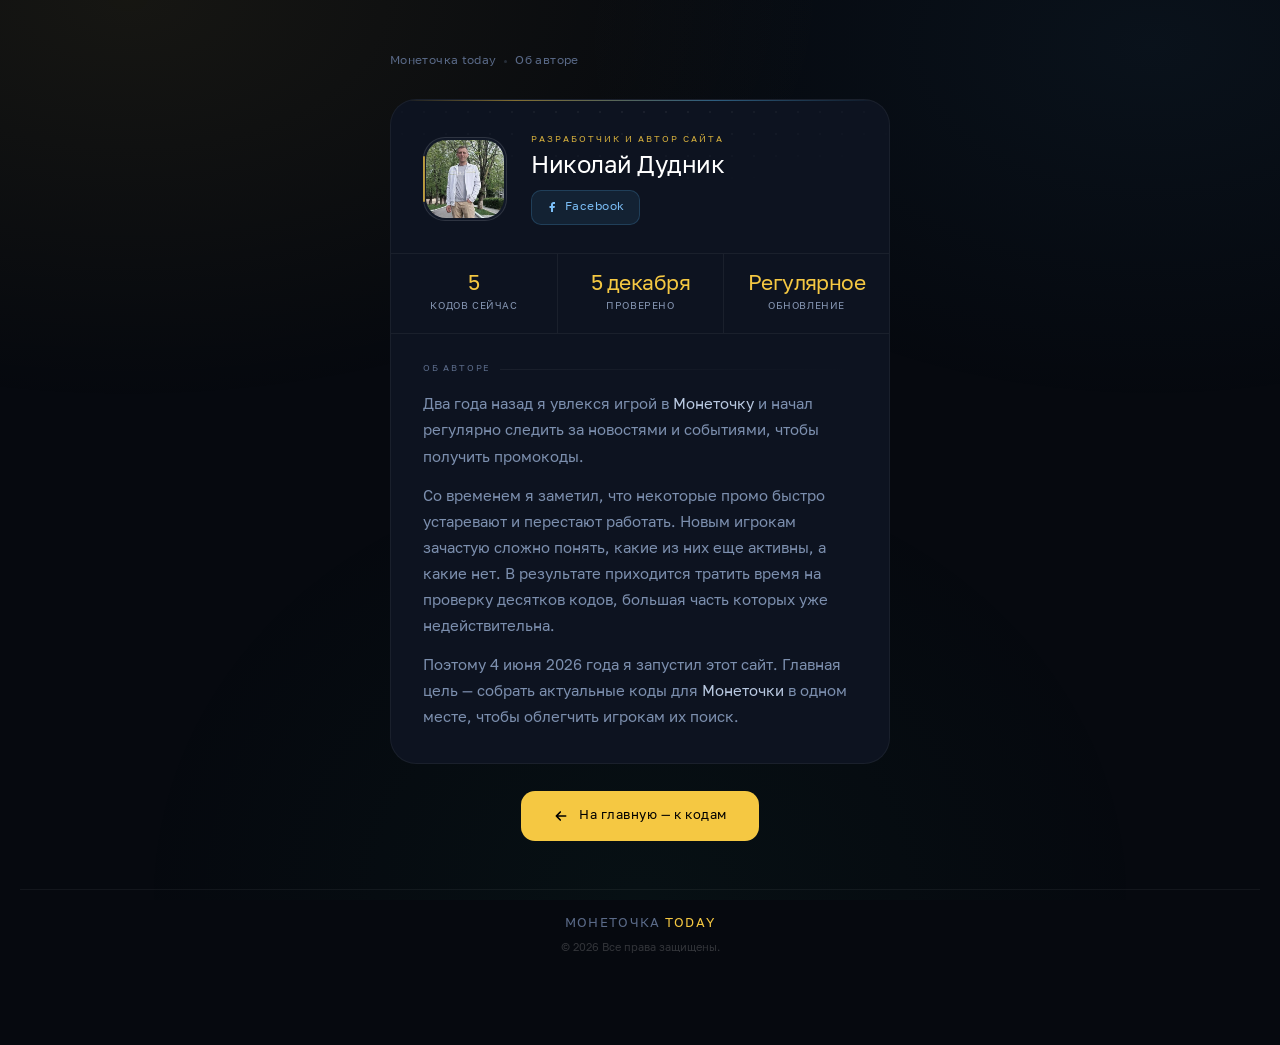
<file: autor.html>
<!DOCTYPE html>
<html lang="ru">
<head>
  <meta charset="utf-8"/>
  <meta content="width=device-width, initial-scale=1.0" name="viewport"/>
  <title>Николай Дудник — автор сайта Монеточка today</title>
  <meta name="description" content="Об авторе сайта monetochka.today — Николай Дудник."/>
  <link rel="canonical" href="https://monetochka.today/author.html"/>
  <meta property="og:url" content="https://monetochka.today/author.html"/>
  <meta property="og:type" content="profile"/>
  <meta property="og:title" content="Николай Дудник — автор Монеточка today"/>
  <meta property="og:description" content="Ежедневно проверяю промокоды для игры Монеточка и публикую только рабочие."/>
  <meta property="og:image" content="https://monetochka.today/image/au.webp"/>
  <meta property="og:locale" content="ru_RU"/>
  <script type="application/ld+json">
  {"@context":"https://schema.org","@type":"Person","name":"Николай Дудник","description":"Автор сайта monetochka.today, ежедневно проверяет промокоды для игры Монеточка.","url":"https://monetochka.today/author.html","image":"https://monetochka.today/image/au.webp","sameAs":["https://www.facebook.com/100064073311598"]}
  </script>
  <style>
    @font-face{font-family:'Golos Text';src:url('fonts/GolosTextVF-Regular.woff2') format('woff2');font-weight:100 900;font-style:normal;font-display:swap}
    *,*::before,*::after{box-sizing:border-box;margin:0;padding:0}
    @media(prefers-reduced-motion:reduce){*,*::before,*::after{animation:none!important;transition-duration:0.01ms!important}}
    :root{
      --bg:#06090f;--c1:#0d1320;--c2:#111827;
      --gold:#f5c842;--gold2:#e8b820;--gold-a:rgba(245,200,66,0.10);--gold-b:rgba(245,200,66,0.20);
      --blue:#4ea8de;--blue-a:rgba(78,168,222,0.10);--blue-b:rgba(78,168,222,0.22);
      --green:#34d399;--green-a:rgba(52,211,153,0.12);--green-b:rgba(52,211,153,0.28);
      --text:#dde4f0;--muted:#5a6a88;--muted2:#8494b0;
      --line:rgba(255,255,255,0.055);--t:0.22s cubic-bezier(.4,0,.2,1)
    }
    html{scroll-behavior:smooth;-webkit-text-size-adjust:100%}
    body{font-family:'Golos Text',system-ui,sans-serif;font-size:15px;line-height:1.6;color:var(--text);background:var(--bg);min-height:100vh;-webkit-font-smoothing:antialiased;overflow-x:hidden}
    body::before{content:'';position:fixed;inset:0;pointer-events:none;z-index:0;background:radial-gradient(ellipse 55% 45% at 10% 0%,rgba(245,200,66,.07) 0%,transparent 100%),radial-gradient(ellipse 45% 40% at 90% 5%,rgba(78,168,222,.06) 0%,transparent 100%),radial-gradient(ellipse 40% 50% at 50% 100%,rgba(52,211,153,.04) 0%,transparent 100%)}

    .page{position:relative;z-index:1;display:flex;flex-direction:column;align-items:center;padding:52px 20px 64px}
    .wrap{width:100%;max-width:500px}

    /* Хлебные крошки */
    .crumb{display:flex;align-items:center;gap:8px;margin-bottom:28px;font-size:12px;font-weight:500;letter-spacing:0.03em;color:var(--muted)}
    .crumb a{color:var(--muted);text-decoration:none;transition:color var(--t)}
    .crumb a:hover{color:var(--gold)}
    .crumb-sep{width:3px;height:3px;border-radius:50%;background:var(--muted);opacity:0.35}

    /* Карточка */
    .card{background:var(--c1);border:1px solid var(--line);border-radius:26px;overflow:hidden;animation:rise 0.55s cubic-bezier(.16,1,.3,1) both}
    @keyframes rise{from{opacity:0;transform:translateY(20px) scale(0.985)}to{opacity:1;transform:none}}
    .card-strip{height:1px;background:linear-gradient(90deg,transparent 0%,var(--gold) 25%,var(--blue) 65%,transparent 100%);opacity:0.5}

    /* Герой */
    .hero{padding:32px 32px 28px;display:flex;gap:24px;align-items:center;position:relative;overflow:hidden}
    .hero::before{content:'';position:absolute;inset:0;background-image:radial-gradient(circle,rgba(255,255,255,0.07) 1px,transparent 1px);background-size:22px 22px;mask-image:radial-gradient(ellipse 90% 100% at 50% -10%,black 0%,transparent 72%);pointer-events:none}

    /* Аватарка */
    .av-wrap{flex-shrink:0;position:relative;z-index:1;display:flex;flex-direction:column;align-items:center;gap:7px}
    .av-ring{width:84px;height:84px;border-radius:22px;padding:2px;background:var(--c2);border:1.5px solid rgba(255,255,255,0.12);position:relative}
    .av-ring::before{content:'';position:absolute;left:-1.5px;top:18px;bottom:18px;width:2px;border-radius:2px;background:var(--gold);opacity:0.7}
    .av-inner{width:100%;height:100%;border-radius:20px;overflow:hidden;background:var(--c2);display:flex;align-items:center;justify-content:center}
    .av-inner img{display:block;width:100%;height:100%;object-fit:cover;filter:saturate(0.85) brightness(0.97)}

    /* Плейсхолдер аватарки если нет фото */
    .av-placeholder{width:100%;height:100%;display:flex;align-items:center;justify-content:center;font-size:28px;font-weight:800;color:var(--gold);letter-spacing:-0.02em;background:linear-gradient(135deg,rgba(245,200,66,0.08),rgba(78,168,222,0.06))}

    /* Бейдж онлайн */
    .av-badge{display:flex;align-items:center;gap:4px}
    .av-dot{width:5px;height:5px;border-radius:50%;background:var(--green);flex-shrink:0;animation:pulse-dot 2.4s ease-in-out infinite}
    @keyframes pulse-dot{0%,100%{opacity:1}50%{opacity:0.35}}
    .av-label{font-size:9px;font-weight:700;letter-spacing:0.1em;text-transform:uppercase;color:var(--muted2)}

    .hero-info{flex:1;min-width:0;position:relative;z-index:1;display:flex;flex-direction:column;gap:6px}
    .hero-eyebrow{font-size:9px;font-weight:700;letter-spacing:0.22em;text-transform:uppercase;color:var(--gold);opacity:0.85}
    .hero-name{font-size:24px;font-weight:800;letter-spacing:-0.02em;color:#fff;line-height:1.1}

    /* Facebook кнопка */
    .fb-btn{display:inline-flex;align-items:center;gap:7px;align-self:flex-start;background:var(--blue-a);border:1px solid var(--blue-b);color:#7bbef6;padding:7px 14px;border-radius:10px;font-size:12px;font-weight:700;letter-spacing:0.04em;text-decoration:none;margin-top:4px;transition:background var(--t),border-color var(--t),transform var(--t)}
    .fb-btn:hover{background:rgba(78,168,222,0.16);border-color:rgba(78,168,222,0.38);transform:translateY(-1px);color:#a8d4f8}
    .fb-btn svg{width:12px;height:12px;fill:currentColor;flex-shrink:0}

    /* Статистика */
    .stats{display:grid;grid-template-columns:repeat(3,1fr);border-top:1px solid var(--line)}
    .stat{padding:20px 10px;text-align:center;position:relative;transition:background var(--t)}
    .stat+.stat{border-left:1px solid var(--line)}
    .stat:hover{background:var(--gold-a)}
    .stat::after{content:'';position:absolute;top:0;left:0;right:0;height:1px;background:var(--gold);opacity:0;transition:opacity var(--t)}
    .stat:hover::after{opacity:0.35}
    .stat-n{font-size:21px;font-weight:800;letter-spacing:-0.025em;color:var(--gold);line-height:1;margin-bottom:5px}
    .stat-l{font-size:10px;font-weight:600;letter-spacing:0.06em;text-transform:uppercase;color:var(--muted2);line-height:1.3}

    /* Биография */
    .bio{padding:28px 32px 32px;border-top:1px solid var(--line)}
    .bio-heading{font-size:9px;font-weight:700;letter-spacing:0.2em;text-transform:uppercase;color:var(--muted);margin-bottom:16px;display:flex;align-items:center;gap:10px}
    .bio-heading::after{content:'';flex:1;height:1px;background:linear-gradient(90deg,var(--line),transparent)}
    .bio p{font-size:14.5px;line-height:1.8;color:#7c8fae;margin-bottom:13px}
    .bio p:last-child{margin-bottom:0}
    .bio strong{color:#b8c8e0;font-weight:600}


    /* Кнопка назад — как hero-cta на главной */
    .back{margin-top:26px;text-align:center}
    .btn-back{display:inline-flex;align-items:center;gap:10px;background:var(--gold);color:#000;font-size:13px;font-weight:800;letter-spacing:0.04em;padding:15px 32px;border-radius:14px;text-decoration:none;position:relative;overflow:hidden;transition:transform var(--t),box-shadow var(--t),background var(--t)}
    .btn-back:hover{background:var(--gold2);transform:translateY(-2px);box-shadow:0 12px 32px rgba(245,200,66,0.25)}
    .btn-back:active{transform:translateY(0)}
    .btn-back svg{width:16px;height:16px;flex-shrink:0;transition:transform var(--t)}
    .btn-back:hover svg{transform:translateX(-3px)}

    /* Футер */
    footer{position:relative;z-index:1;width:100%;text-align:center;margin-top:48px;padding:24px 20px;border-top:1px solid var(--line)}
    .f-logo{font-size:13px;font-weight:800;letter-spacing:0.1em;text-transform:uppercase;color:var(--muted);margin-bottom:4px}
    .f-logo span{color:var(--gold)}
    .f-copy{font-size:11px;color:rgba(255,255,255,0.18)}

    /* Адаптив */
    @media(max-width:520px){
      .page{padding:32px 14px 52px}
      .hero{padding:24px 20px 22px;gap:18px}
      .bio{padding:22px 20px 26px}
      .hero-name{font-size:21px}
      .av-ring{width:74px;height:74px;border-radius:19px}
      .av-inner{border-radius:17px}
    }
    @media(max-width:360px){
      .hero{flex-direction:column;align-items:center;text-align:center}
      .fb-btn{align-self:center}
      .tags{justify-content:center}
    }
  </style>
</head>
<body>
<div class="page">
  <div class="wrap">
    <nav class="crumb" aria-label="Навигация">
      <a href="/">Монеточка today</a>
      <span class="crumb-sep"></span>
      <span>Об авторе</span>
    </nav>

    <div class="card">
      <div class="card-strip" aria-hidden="true"></div>

      <div class="hero">
        <div class="av-wrap">
          <div class="av-ring" aria-hidden="true">
            <div class="av-inner">
              <img src="image/author.webp" alt="Фото Николая Дудника" width="84" height="84" loading="eager"
                   onerror="this.style.display='none';this.parentElement.innerHTML='<div class=\'av-placeholder\'>НД</div>'"/>
            </div>
          </div>
        </div>

        <div class="hero-info">
          <div class="hero-eyebrow">Разработчик и автор сайта</div>
          <h1 class="hero-name">Николай Дудник</h1>
          <a class="fb-btn" href="https://www.facebook.com/profile.php?id=100064073311598"
             rel="nofollow noopener noreferrer" target="_blank" aria-label="Профиль в Facebook">
            <svg viewBox="0 0 24 24" aria-hidden="true"><path d="M18 2H15C13.67 2 12.4 2.53 11.46 3.46C10.53 4.4 10 5.67 10 7V10H7V14H10V22H14V14H17L18 10H14V7C14 6.73 14.11 6.48 14.29 6.29C14.48 6.11 14.73 6 15 6H18V2Z"/></svg>
            Facebook
          </a>
        </div>
      </div>

      <div class="stats" role="list" aria-label="Статистика">
        <div class="stat" role="listitem">
          <div class="stat-n" id="author-promo-count">—</div>
          <div class="stat-l">Кодов сейчас</div>
        </div>
        <div class="stat" role="listitem">
          <div class="stat-n" id="author-check-date">—</div>
          <div class="stat-l">Проверено</div>
        </div>
        <div class="stat" role="listitem">
          <div class="stat-n">Регулярное</div>
          <div class="stat-l">Обновление</div>
        </div>
      </div>

      <div class="bio">
        <div class="bio-heading" aria-hidden="true">Об авторе</div>
        <p>Два года назад я увлекся игрой в  <strong>Монеточку</strong> и начал регулярно следить за новостями и событиями, чтобы получить промокоды.</p>
        <p>Со временем я заметил, что некоторые промо быстро устаревают и перестают работать. Новым игрокам зачастую сложно понять, какие из них еще активны, а какие нет. В результате приходится тратить время на проверку десятков кодов, большая часть которых уже недействительна.</p>
        <p>Поэтому 4 июня 2026 года я запустил этот сайт. Главная цель — собрать актуальные коды для <strong>Монеточки</strong> в одном месте, чтобы облегчить игрокам их поиск.</p>
      </div>
    </div>

    <div class="back">
      <a class="btn-back" href="/">
        <svg fill="none" viewBox="0 0 24 24" aria-hidden="true">
          <path d="M19 12H5M5 12L11 18M5 12L11 6" stroke="currentColor" stroke-linecap="round" stroke-linejoin="round" stroke-width="2.5"/>
        </svg>
        На главную — к кодам
      </a>
    </div>
  </div>

  <footer>
    <div class="f-logo">Монеточка <span>today</span></div>
    <div class="f-copy">© 2026 Все права защищены.</div>
  </footer>
</div>
<script>
// Берём данные из script.js через те же id что использует главная страница.
// Если script.js не загружен (страница открыта отдельно) — fallback на текущую дату.
document.addEventListener('DOMContentLoaded', function () {
  // Дата проверки — сегодня, форматируем как на главной: «11 июня»
  var months = ['января','февраля','марта','апреля','мая','июня','июля','августа','сентября','октября','ноября','декабря'];
  var now = new Date();
  var dateStr = now.getDate() + ' ' + months[now.getMonth()];

  var countEl = document.getElementById('author-promo-count');
  var dateEl  = document.getElementById('author-check-date');

  // Пробуем прочитать значение из header главной (если открыто в том же окне / shared script)
  var mainCount = document.getElementById('promo-count');
  var mainDate  = document.getElementById('header-check-date');

  if (countEl) countEl.textContent = mainCount ? mainCount.textContent : '5';
  if (dateEl)  dateEl.textContent  = mainDate  ? mainDate.textContent  : dateStr;
});
</script>
</body>
</html>
</file>
